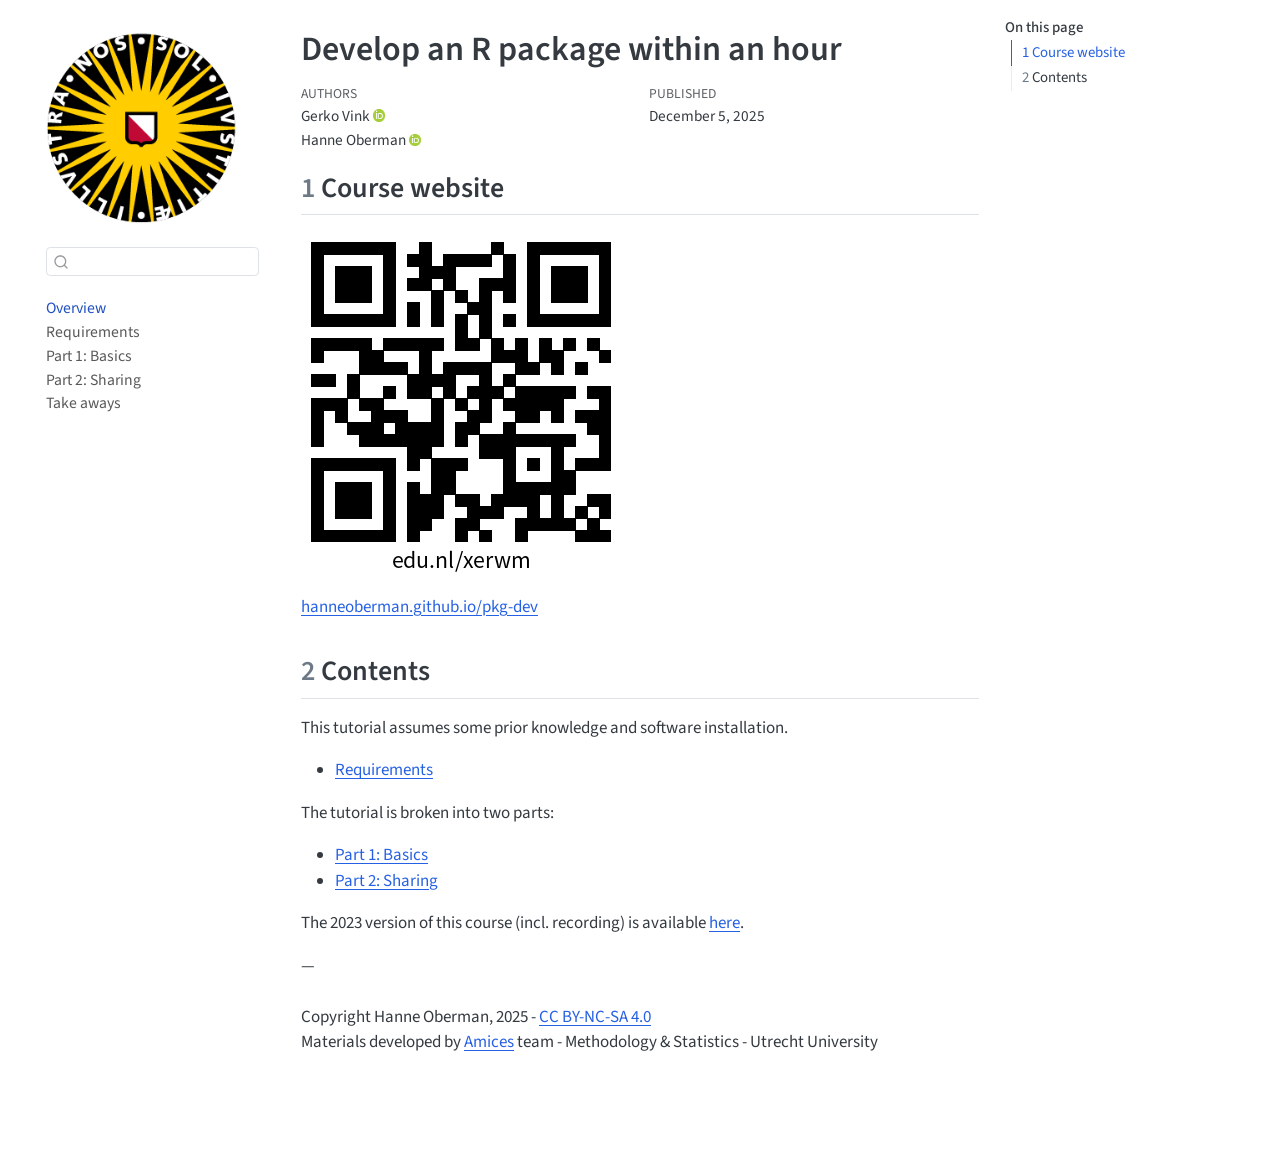
<file: docs/index.html>
<!DOCTYPE html>
<html xmlns="http://www.w3.org/1999/xhtml" lang="en" xml:lang="en"><head>

<meta charset="utf-8">
<meta name="generator" content="quarto-1.8.25">

<meta name="viewport" content="width=device-width, initial-scale=1.0, user-scalable=yes">

<meta name="author" content="Gerko Vink">
<meta name="author" content="Hanne Oberman">
<meta name="dcterms.date" content="2025-12-05">

<title>Develop an R package within an hour</title>
<style>
code{white-space: pre-wrap;}
span.smallcaps{font-variant: small-caps;}
div.columns{display: flex; gap: min(4vw, 1.5em);}
div.column{flex: auto; overflow-x: auto;}
div.hanging-indent{margin-left: 1.5em; text-indent: -1.5em;}
ul.task-list{list-style: none;}
ul.task-list li input[type="checkbox"] {
  width: 0.8em;
  margin: 0 0.8em 0.2em -1em; /* quarto-specific, see https://github.com/quarto-dev/quarto-cli/issues/4556 */ 
  vertical-align: middle;
}
</style>


<script src="site_libs/quarto-nav/quarto-nav.js"></script>
<script src="site_libs/quarto-nav/headroom.min.js"></script>
<script src="site_libs/clipboard/clipboard.min.js"></script>
<script src="site_libs/quarto-search/autocomplete.umd.js"></script>
<script src="site_libs/quarto-search/fuse.min.js"></script>
<script src="site_libs/quarto-search/quarto-search.js"></script>
<meta name="quarto:offset" content="./">
<script src="site_libs/quarto-html/quarto.js" type="module"></script>
<script src="site_libs/quarto-html/tabsets/tabsets.js" type="module"></script>
<script src="site_libs/quarto-html/axe/axe-check.js" type="module"></script>
<script src="site_libs/quarto-html/popper.min.js"></script>
<script src="site_libs/quarto-html/tippy.umd.min.js"></script>
<script src="site_libs/quarto-html/anchor.min.js"></script>
<link href="site_libs/quarto-html/tippy.css" rel="stylesheet">
<link href="site_libs/quarto-html/quarto-syntax-highlighting-7b89279ff1a6dce999919e0e67d4d9ec.css" rel="stylesheet" id="quarto-text-highlighting-styles">
<script src="site_libs/bootstrap/bootstrap.min.js"></script>
<link href="site_libs/bootstrap/bootstrap-icons.css" rel="stylesheet">
<link href="site_libs/bootstrap/bootstrap-5b4ad623e5705c0698d39aec6f10cf02.min.css" rel="stylesheet" append-hash="true" id="quarto-bootstrap" data-mode="light">
<script id="quarto-search-options" type="application/json">{
  "location": "sidebar",
  "copy-button": false,
  "collapse-after": 3,
  "panel-placement": "start",
  "type": "textbox",
  "limit": 50,
  "keyboard-shortcut": [
    "f",
    "/",
    "s"
  ],
  "show-item-context": false,
  "language": {
    "search-no-results-text": "No results",
    "search-matching-documents-text": "matching documents",
    "search-copy-link-title": "Copy link to search",
    "search-hide-matches-text": "Hide additional matches",
    "search-more-match-text": "more match in this document",
    "search-more-matches-text": "more matches in this document",
    "search-clear-button-title": "Clear",
    "search-text-placeholder": "",
    "search-detached-cancel-button-title": "Cancel",
    "search-submit-button-title": "Submit",
    "search-label": "Search"
  }
}</script>


</head>

<body class="nav-sidebar floating quarto-light">

<div id="quarto-search-results"></div>
  <header id="quarto-header" class="headroom fixed-top">
  <nav class="quarto-secondary-nav">
    <div class="container-fluid d-flex">
      <button type="button" class="quarto-btn-toggle btn" data-bs-toggle="collapse" role="button" data-bs-target=".quarto-sidebar-collapse-item" aria-controls="quarto-sidebar" aria-expanded="false" aria-label="Toggle sidebar navigation" onclick="if (window.quartoToggleHeadroom) { window.quartoToggleHeadroom(); }">
        <i class="bi bi-layout-text-sidebar-reverse"></i>
      </button>
        <nav class="quarto-page-breadcrumbs" aria-label="breadcrumb"><ol class="breadcrumb"><li class="breadcrumb-item"><a href="./index.html">Overview</a></li></ol></nav>
        <a class="flex-grow-1" role="navigation" data-bs-toggle="collapse" data-bs-target=".quarto-sidebar-collapse-item" aria-controls="quarto-sidebar" aria-expanded="false" aria-label="Toggle sidebar navigation" onclick="if (window.quartoToggleHeadroom) { window.quartoToggleHeadroom(); }">      
        </a>
      <button type="button" class="btn quarto-search-button" aria-label="Search" onclick="window.quartoOpenSearch();">
        <i class="bi bi-search"></i>
      </button>
    </div>
  </nav>
</header>
<!-- content -->
<div id="quarto-content" class="quarto-container page-columns page-rows-contents page-layout-article">
<!-- sidebar -->
  <nav id="quarto-sidebar" class="sidebar collapse collapse-horizontal quarto-sidebar-collapse-item sidebar-navigation floating overflow-auto">
    <div class="pt-lg-2 mt-2 text-left sidebar-header">
      <a href="./index.html" class="sidebar-logo-link">
      <img src="./logo.png" alt="" class="sidebar-logo light-content py-0 d-lg-inline d-none">
      <img src="./logo.png" alt="" class="sidebar-logo dark-content py-0 d-lg-inline d-none">
      </a>
      </div>
        <div class="mt-2 flex-shrink-0 align-items-center">
        <div class="sidebar-search">
        <div id="quarto-search" class="" title="Search"></div>
        </div>
        </div>
    <div class="sidebar-menu-container"> 
    <ul class="list-unstyled mt-1">
        <li class="sidebar-item">
  <div class="sidebar-item-container"> 
  <a href="./index.html" class="sidebar-item-text sidebar-link active">
 <span class="menu-text">Overview</span></a>
  </div>
</li>
        <li class="sidebar-item">
  <div class="sidebar-item-container"> 
  <a href="./00_requirements.html" class="sidebar-item-text sidebar-link">
 <span class="menu-text">Requirements</span></a>
  </div>
</li>
        <li class="sidebar-item">
  <div class="sidebar-item-container"> 
  <a href="./01_basics.html" class="sidebar-item-text sidebar-link">
 <span class="menu-text">Part 1: Basics</span></a>
  </div>
</li>
        <li class="sidebar-item">
  <div class="sidebar-item-container"> 
  <a href="./02_sharing.html" class="sidebar-item-text sidebar-link">
 <span class="menu-text">Part 2: Sharing</span></a>
  </div>
</li>
        <li class="sidebar-item">
  <div class="sidebar-item-container"> 
  <a href="./03_take-aways.html" class="sidebar-item-text sidebar-link">
 <span class="menu-text">Take aways</span></a>
  </div>
</li>
    </ul>
    </div>
</nav>
<div id="quarto-sidebar-glass" class="quarto-sidebar-collapse-item" data-bs-toggle="collapse" data-bs-target=".quarto-sidebar-collapse-item"></div>
<!-- margin-sidebar -->
    <div id="quarto-margin-sidebar" class="sidebar margin-sidebar">
        <nav id="TOC" role="doc-toc" class="toc-active">
    <h2 id="toc-title">On this page</h2>
   
  <ul>
  <li><a href="#course-website" id="toc-course-website" class="nav-link active" data-scroll-target="#course-website"><span class="header-section-number">1</span> Course website</a></li>
  <li><a href="#contents" id="toc-contents" class="nav-link" data-scroll-target="#contents"><span class="header-section-number">2</span> Contents</a></li>
  </ul>
</nav>
    </div>
<!-- main -->
<main class="content" id="quarto-document-content">

<header id="title-block-header" class="quarto-title-block default">
<div class="quarto-title">
<h1 class="title">Develop an R package within an hour</h1>
</div>



<div class="quarto-title-meta">

    <div>
    <div class="quarto-title-meta-heading">Authors</div>
    <div class="quarto-title-meta-contents">
             <p>Gerko Vink <a href="https://orcid.org/0000-0001-9767-1924" class="quarto-title-author-orcid"> <img src="[data-uri]"></a></p>
             <p>Hanne Oberman <a href="https://orcid.org/0000-0003-3276-2141" class="quarto-title-author-orcid"> <img src="[data-uri]"></a></p>
          </div>
  </div>
    
    <div>
    <div class="quarto-title-meta-heading">Published</div>
    <div class="quarto-title-meta-contents">
      <p class="date">December 5, 2025</p>
    </div>
  </div>
  
    
  </div>
  


</header>


<section id="course-website" class="level2" data-number="1">
<h2 data-number="1" class="anchored" data-anchor-id="course-website"><span class="header-section-number">1</span> Course website</h2>
<p><img src="QR.png" class="img-fluid"></p>
<p><a href="https://hanneoberman.github.io/pkg-dev">hanneoberman.github.io/pkg-dev</a></p>
</section>
<section id="contents" class="level2" data-number="2">
<h2 data-number="2" class="anchored" data-anchor-id="contents"><span class="header-section-number">2</span> Contents</h2>
<p>This tutorial assumes some prior knowledge and software installation.</p>
<ul>
<li><a href="./00_requirements.html">Requirements</a></li>
</ul>
<p>The tutorial is broken into two parts:</p>
<ul>
<li><a href="./01_basics.html">Part 1: Basics</a></li>
<li><a href="./02_sharing.html">Part 2: Sharing</a></li>
</ul>
<p>The 2023 version of this course (incl.&nbsp;recording) is available <a href="./archive.html">here</a>.</p>


</section>

<p>— <br><br> Copyright Hanne Oberman, 2025 - <a href="https://creativecommons.org/licenses/by-nc-sa/4.0/">CC BY-NC-SA 4.0</a> <br> Materials developed by <a href="https://amices.org">Amices</a> team - Methodology &amp; Statistics - Utrecht University</p></main> <!-- /main -->
<script id="quarto-html-after-body" type="application/javascript">
  window.document.addEventListener("DOMContentLoaded", function (event) {
    const icon = "";
    const anchorJS = new window.AnchorJS();
    anchorJS.options = {
      placement: 'right',
      icon: icon
    };
    anchorJS.add('.anchored');
    const isCodeAnnotation = (el) => {
      for (const clz of el.classList) {
        if (clz.startsWith('code-annotation-')) {                     
          return true;
        }
      }
      return false;
    }
    const onCopySuccess = function(e) {
      // button target
      const button = e.trigger;
      // don't keep focus
      button.blur();
      // flash "checked"
      button.classList.add('code-copy-button-checked');
      var currentTitle = button.getAttribute("title");
      button.setAttribute("title", "Copied!");
      let tooltip;
      if (window.bootstrap) {
        button.setAttribute("data-bs-toggle", "tooltip");
        button.setAttribute("data-bs-placement", "left");
        button.setAttribute("data-bs-title", "Copied!");
        tooltip = new bootstrap.Tooltip(button, 
          { trigger: "manual", 
            customClass: "code-copy-button-tooltip",
            offset: [0, -8]});
        tooltip.show();    
      }
      setTimeout(function() {
        if (tooltip) {
          tooltip.hide();
          button.removeAttribute("data-bs-title");
          button.removeAttribute("data-bs-toggle");
          button.removeAttribute("data-bs-placement");
        }
        button.setAttribute("title", currentTitle);
        button.classList.remove('code-copy-button-checked');
      }, 1000);
      // clear code selection
      e.clearSelection();
    }
    const getTextToCopy = function(trigger) {
      const outerScaffold = trigger.parentElement.cloneNode(true);
      const codeEl = outerScaffold.querySelector('code');
      for (const childEl of codeEl.children) {
        if (isCodeAnnotation(childEl)) {
          childEl.remove();
        }
      }
      return codeEl.innerText;
    }
    const clipboard = new window.ClipboardJS('.code-copy-button:not([data-in-quarto-modal])', {
      text: getTextToCopy
    });
    clipboard.on('success', onCopySuccess);
    if (window.document.getElementById('quarto-embedded-source-code-modal')) {
      const clipboardModal = new window.ClipboardJS('.code-copy-button[data-in-quarto-modal]', {
        text: getTextToCopy,
        container: window.document.getElementById('quarto-embedded-source-code-modal')
      });
      clipboardModal.on('success', onCopySuccess);
    }
      var localhostRegex = new RegExp(/^(?:http|https):\/\/localhost\:?[0-9]*\//);
      var mailtoRegex = new RegExp(/^mailto:/);
        var filterRegex = new RegExp('/' + window.location.host + '/');
      var isInternal = (href) => {
          return filterRegex.test(href) || localhostRegex.test(href) || mailtoRegex.test(href);
      }
      // Inspect non-navigation links and adorn them if external
     var links = window.document.querySelectorAll('a[href]:not(.nav-link):not(.navbar-brand):not(.toc-action):not(.sidebar-link):not(.sidebar-item-toggle):not(.pagination-link):not(.no-external):not([aria-hidden]):not(.dropdown-item):not(.quarto-navigation-tool):not(.about-link)');
      for (var i=0; i<links.length; i++) {
        const link = links[i];
        if (!isInternal(link.href)) {
          // undo the damage that might have been done by quarto-nav.js in the case of
          // links that we want to consider external
          if (link.dataset.originalHref !== undefined) {
            link.href = link.dataset.originalHref;
          }
        }
      }
    function tippyHover(el, contentFn, onTriggerFn, onUntriggerFn) {
      const config = {
        allowHTML: true,
        maxWidth: 500,
        delay: 100,
        arrow: false,
        appendTo: function(el) {
            return el.parentElement;
        },
        interactive: true,
        interactiveBorder: 10,
        theme: 'quarto',
        placement: 'bottom-start',
      };
      if (contentFn) {
        config.content = contentFn;
      }
      if (onTriggerFn) {
        config.onTrigger = onTriggerFn;
      }
      if (onUntriggerFn) {
        config.onUntrigger = onUntriggerFn;
      }
      window.tippy(el, config); 
    }
    const noterefs = window.document.querySelectorAll('a[role="doc-noteref"]');
    for (var i=0; i<noterefs.length; i++) {
      const ref = noterefs[i];
      tippyHover(ref, function() {
        // use id or data attribute instead here
        let href = ref.getAttribute('data-footnote-href') || ref.getAttribute('href');
        try { href = new URL(href).hash; } catch {}
        const id = href.replace(/^#\/?/, "");
        const note = window.document.getElementById(id);
        if (note) {
          return note.innerHTML;
        } else {
          return "";
        }
      });
    }
    const xrefs = window.document.querySelectorAll('a.quarto-xref');
    const processXRef = (id, note) => {
      // Strip column container classes
      const stripColumnClz = (el) => {
        el.classList.remove("page-full", "page-columns");
        if (el.children) {
          for (const child of el.children) {
            stripColumnClz(child);
          }
        }
      }
      stripColumnClz(note)
      if (id === null || id.startsWith('sec-')) {
        // Special case sections, only their first couple elements
        const container = document.createElement("div");
        if (note.children && note.children.length > 2) {
          container.appendChild(note.children[0].cloneNode(true));
          for (let i = 1; i < note.children.length; i++) {
            const child = note.children[i];
            if (child.tagName === "P" && child.innerText === "") {
              continue;
            } else {
              container.appendChild(child.cloneNode(true));
              break;
            }
          }
          if (window.Quarto?.typesetMath) {
            window.Quarto.typesetMath(container);
          }
          return container.innerHTML
        } else {
          if (window.Quarto?.typesetMath) {
            window.Quarto.typesetMath(note);
          }
          return note.innerHTML;
        }
      } else {
        // Remove any anchor links if they are present
        const anchorLink = note.querySelector('a.anchorjs-link');
        if (anchorLink) {
          anchorLink.remove();
        }
        if (window.Quarto?.typesetMath) {
          window.Quarto.typesetMath(note);
        }
        if (note.classList.contains("callout")) {
          return note.outerHTML;
        } else {
          return note.innerHTML;
        }
      }
    }
    for (var i=0; i<xrefs.length; i++) {
      const xref = xrefs[i];
      tippyHover(xref, undefined, function(instance) {
        instance.disable();
        let url = xref.getAttribute('href');
        let hash = undefined; 
        if (url.startsWith('#')) {
          hash = url;
        } else {
          try { hash = new URL(url).hash; } catch {}
        }
        if (hash) {
          const id = hash.replace(/^#\/?/, "");
          const note = window.document.getElementById(id);
          if (note !== null) {
            try {
              const html = processXRef(id, note.cloneNode(true));
              instance.setContent(html);
            } finally {
              instance.enable();
              instance.show();
            }
          } else {
            // See if we can fetch this
            fetch(url.split('#')[0])
            .then(res => res.text())
            .then(html => {
              const parser = new DOMParser();
              const htmlDoc = parser.parseFromString(html, "text/html");
              const note = htmlDoc.getElementById(id);
              if (note !== null) {
                const html = processXRef(id, note);
                instance.setContent(html);
              } 
            }).finally(() => {
              instance.enable();
              instance.show();
            });
          }
        } else {
          // See if we can fetch a full url (with no hash to target)
          // This is a special case and we should probably do some content thinning / targeting
          fetch(url)
          .then(res => res.text())
          .then(html => {
            const parser = new DOMParser();
            const htmlDoc = parser.parseFromString(html, "text/html");
            const note = htmlDoc.querySelector('main.content');
            if (note !== null) {
              // This should only happen for chapter cross references
              // (since there is no id in the URL)
              // remove the first header
              if (note.children.length > 0 && note.children[0].tagName === "HEADER") {
                note.children[0].remove();
              }
              const html = processXRef(null, note);
              instance.setContent(html);
            } 
          }).finally(() => {
            instance.enable();
            instance.show();
          });
        }
      }, function(instance) {
      });
    }
        let selectedAnnoteEl;
        const selectorForAnnotation = ( cell, annotation) => {
          let cellAttr = 'data-code-cell="' + cell + '"';
          let lineAttr = 'data-code-annotation="' +  annotation + '"';
          const selector = 'span[' + cellAttr + '][' + lineAttr + ']';
          return selector;
        }
        const selectCodeLines = (annoteEl) => {
          const doc = window.document;
          const targetCell = annoteEl.getAttribute("data-target-cell");
          const targetAnnotation = annoteEl.getAttribute("data-target-annotation");
          const annoteSpan = window.document.querySelector(selectorForAnnotation(targetCell, targetAnnotation));
          const lines = annoteSpan.getAttribute("data-code-lines").split(",");
          const lineIds = lines.map((line) => {
            return targetCell + "-" + line;
          })
          let top = null;
          let height = null;
          let parent = null;
          if (lineIds.length > 0) {
              //compute the position of the single el (top and bottom and make a div)
              const el = window.document.getElementById(lineIds[0]);
              top = el.offsetTop;
              height = el.offsetHeight;
              parent = el.parentElement.parentElement;
            if (lineIds.length > 1) {
              const lastEl = window.document.getElementById(lineIds[lineIds.length - 1]);
              const bottom = lastEl.offsetTop + lastEl.offsetHeight;
              height = bottom - top;
            }
            if (top !== null && height !== null && parent !== null) {
              // cook up a div (if necessary) and position it 
              let div = window.document.getElementById("code-annotation-line-highlight");
              if (div === null) {
                div = window.document.createElement("div");
                div.setAttribute("id", "code-annotation-line-highlight");
                div.style.position = 'absolute';
                parent.appendChild(div);
              }
              div.style.top = top - 2 + "px";
              div.style.height = height + 4 + "px";
              div.style.left = 0;
              let gutterDiv = window.document.getElementById("code-annotation-line-highlight-gutter");
              if (gutterDiv === null) {
                gutterDiv = window.document.createElement("div");
                gutterDiv.setAttribute("id", "code-annotation-line-highlight-gutter");
                gutterDiv.style.position = 'absolute';
                const codeCell = window.document.getElementById(targetCell);
                const gutter = codeCell.querySelector('.code-annotation-gutter');
                gutter.appendChild(gutterDiv);
              }
              gutterDiv.style.top = top - 2 + "px";
              gutterDiv.style.height = height + 4 + "px";
            }
            selectedAnnoteEl = annoteEl;
          }
        };
        const unselectCodeLines = () => {
          const elementsIds = ["code-annotation-line-highlight", "code-annotation-line-highlight-gutter"];
          elementsIds.forEach((elId) => {
            const div = window.document.getElementById(elId);
            if (div) {
              div.remove();
            }
          });
          selectedAnnoteEl = undefined;
        };
          // Handle positioning of the toggle
      window.addEventListener(
        "resize",
        throttle(() => {
          elRect = undefined;
          if (selectedAnnoteEl) {
            selectCodeLines(selectedAnnoteEl);
          }
        }, 10)
      );
      function throttle(fn, ms) {
      let throttle = false;
      let timer;
        return (...args) => {
          if(!throttle) { // first call gets through
              fn.apply(this, args);
              throttle = true;
          } else { // all the others get throttled
              if(timer) clearTimeout(timer); // cancel #2
              timer = setTimeout(() => {
                fn.apply(this, args);
                timer = throttle = false;
              }, ms);
          }
        };
      }
        // Attach click handler to the DT
        const annoteDls = window.document.querySelectorAll('dt[data-target-cell]');
        for (const annoteDlNode of annoteDls) {
          annoteDlNode.addEventListener('click', (event) => {
            const clickedEl = event.target;
            if (clickedEl !== selectedAnnoteEl) {
              unselectCodeLines();
              const activeEl = window.document.querySelector('dt[data-target-cell].code-annotation-active');
              if (activeEl) {
                activeEl.classList.remove('code-annotation-active');
              }
              selectCodeLines(clickedEl);
              clickedEl.classList.add('code-annotation-active');
            } else {
              // Unselect the line
              unselectCodeLines();
              clickedEl.classList.remove('code-annotation-active');
            }
          });
        }
    const findCites = (el) => {
      const parentEl = el.parentElement;
      if (parentEl) {
        const cites = parentEl.dataset.cites;
        if (cites) {
          return {
            el,
            cites: cites.split(' ')
          };
        } else {
          return findCites(el.parentElement)
        }
      } else {
        return undefined;
      }
    };
    var bibliorefs = window.document.querySelectorAll('a[role="doc-biblioref"]');
    for (var i=0; i<bibliorefs.length; i++) {
      const ref = bibliorefs[i];
      const citeInfo = findCites(ref);
      if (citeInfo) {
        tippyHover(citeInfo.el, function() {
          var popup = window.document.createElement('div');
          citeInfo.cites.forEach(function(cite) {
            var citeDiv = window.document.createElement('div');
            citeDiv.classList.add('hanging-indent');
            citeDiv.classList.add('csl-entry');
            var biblioDiv = window.document.getElementById('ref-' + cite);
            if (biblioDiv) {
              citeDiv.innerHTML = biblioDiv.innerHTML;
            }
            popup.appendChild(citeDiv);
          });
          return popup.innerHTML;
        });
      }
    }
  });
  </script>
</div> <!-- /content -->




</body></html>
</file>
<file: docs/site_libs/quarto-html/tippy.css>
.tippy-box[data-animation=fade][data-state=hidden]{opacity:0}[data-tippy-root]{max-width:calc(100vw - 10px)}.tippy-box{position:relative;background-color:#333;color:#fff;border-radius:4px;font-size:14px;line-height:1.4;white-space:normal;outline:0;transition-property:transform,visibility,opacity}.tippy-box[data-placement^=top]>.tippy-arrow{bottom:0}.tippy-box[data-placement^=top]>.tippy-arrow:before{bottom:-7px;left:0;border-width:8px 8px 0;border-top-color:initial;transform-origin:center top}.tippy-box[data-placement^=bottom]>.tippy-arrow{top:0}.tippy-box[data-placement^=bottom]>.tippy-arrow:before{top:-7px;left:0;border-width:0 8px 8px;border-bottom-color:initial;transform-origin:center bottom}.tippy-box[data-placement^=left]>.tippy-arrow{right:0}.tippy-box[data-placement^=left]>.tippy-arrow:before{border-width:8px 0 8px 8px;border-left-color:initial;right:-7px;transform-origin:center left}.tippy-box[data-placement^=right]>.tippy-arrow{left:0}.tippy-box[data-placement^=right]>.tippy-arrow:before{left:-7px;border-width:8px 8px 8px 0;border-right-color:initial;transform-origin:center right}.tippy-box[data-inertia][data-state=visible]{transition-timing-function:cubic-bezier(.54,1.5,.38,1.11)}.tippy-arrow{width:16px;height:16px;color:#333}.tippy-arrow:before{content:"";position:absolute;border-color:transparent;border-style:solid}.tippy-content{position:relative;padding:5px 9px;z-index:1}
</file>
<file: docs/site_libs/quarto-html/quarto-syntax-highlighting-7b89279ff1a6dce999919e0e67d4d9ec.css>
/* quarto syntax highlight colors */
:root {
  --quarto-hl-ot-color: #003B4F;
  --quarto-hl-at-color: #657422;
  --quarto-hl-ss-color: #20794D;
  --quarto-hl-an-color: #5E5E5E;
  --quarto-hl-fu-color: #4758AB;
  --quarto-hl-st-color: #20794D;
  --quarto-hl-cf-color: #003B4F;
  --quarto-hl-op-color: #5E5E5E;
  --quarto-hl-er-color: #AD0000;
  --quarto-hl-bn-color: #AD0000;
  --quarto-hl-al-color: #AD0000;
  --quarto-hl-va-color: #111111;
  --quarto-hl-bu-color: inherit;
  --quarto-hl-ex-color: inherit;
  --quarto-hl-pp-color: #AD0000;
  --quarto-hl-in-color: #5E5E5E;
  --quarto-hl-vs-color: #20794D;
  --quarto-hl-wa-color: #5E5E5E;
  --quarto-hl-do-color: #5E5E5E;
  --quarto-hl-im-color: #00769E;
  --quarto-hl-ch-color: #20794D;
  --quarto-hl-dt-color: #AD0000;
  --quarto-hl-fl-color: #AD0000;
  --quarto-hl-co-color: #5E5E5E;
  --quarto-hl-cv-color: #5E5E5E;
  --quarto-hl-cn-color: #8f5902;
  --quarto-hl-sc-color: #5E5E5E;
  --quarto-hl-dv-color: #AD0000;
  --quarto-hl-kw-color: #003B4F;
}

/* other quarto variables */
:root {
  --quarto-font-monospace: SFMono-Regular, Menlo, Monaco, Consolas, "Liberation Mono", "Courier New", monospace;
}

/* syntax highlight based on Pandoc's rules */
pre > code.sourceCode > span {
  color: #003B4F;
}

code.sourceCode > span {
  color: #003B4F;
}

div.sourceCode,
div.sourceCode pre.sourceCode {
  color: #003B4F;
}

/* Normal */
code span {
  color: #003B4F;
}

/* Alert */
code span.al {
  color: #AD0000;
  font-style: inherit;
}

/* Annotation */
code span.an {
  color: #5E5E5E;
  font-style: inherit;
}

/* Attribute */
code span.at {
  color: #657422;
  font-style: inherit;
}

/* BaseN */
code span.bn {
  color: #AD0000;
  font-style: inherit;
}

/* BuiltIn */
code span.bu {
  font-style: inherit;
}

/* ControlFlow */
code span.cf {
  color: #003B4F;
  font-weight: bold;
  font-style: inherit;
}

/* Char */
code span.ch {
  color: #20794D;
  font-style: inherit;
}

/* Constant */
code span.cn {
  color: #8f5902;
  font-style: inherit;
}

/* Comment */
code span.co {
  color: #5E5E5E;
  font-style: inherit;
}

/* CommentVar */
code span.cv {
  color: #5E5E5E;
  font-style: italic;
}

/* Documentation */
code span.do {
  color: #5E5E5E;
  font-style: italic;
}

/* DataType */
code span.dt {
  color: #AD0000;
  font-style: inherit;
}

/* DecVal */
code span.dv {
  color: #AD0000;
  font-style: inherit;
}

/* Error */
code span.er {
  color: #AD0000;
  font-style: inherit;
}

/* Extension */
code span.ex {
  font-style: inherit;
}

/* Float */
code span.fl {
  color: #AD0000;
  font-style: inherit;
}

/* Function */
code span.fu {
  color: #4758AB;
  font-style: inherit;
}

/* Import */
code span.im {
  color: #00769E;
  font-style: inherit;
}

/* Information */
code span.in {
  color: #5E5E5E;
  font-style: inherit;
}

/* Keyword */
code span.kw {
  color: #003B4F;
  font-weight: bold;
  font-style: inherit;
}

/* Operator */
code span.op {
  color: #5E5E5E;
  font-style: inherit;
}

/* Other */
code span.ot {
  color: #003B4F;
  font-style: inherit;
}

/* Preprocessor */
code span.pp {
  color: #AD0000;
  font-style: inherit;
}

/* SpecialChar */
code span.sc {
  color: #5E5E5E;
  font-style: inherit;
}

/* SpecialString */
code span.ss {
  color: #20794D;
  font-style: inherit;
}

/* String */
code span.st {
  color: #20794D;
  font-style: inherit;
}

/* Variable */
code span.va {
  color: #111111;
  font-style: inherit;
}

/* VerbatimString */
code span.vs {
  color: #20794D;
  font-style: inherit;
}

/* Warning */
code span.wa {
  color: #5E5E5E;
  font-style: italic;
}

.prevent-inlining {
  content: "</";
}

/*# sourceMappingURL=3944bc705cfaf4c80e56f77c5205168a.css.map */
</file>
